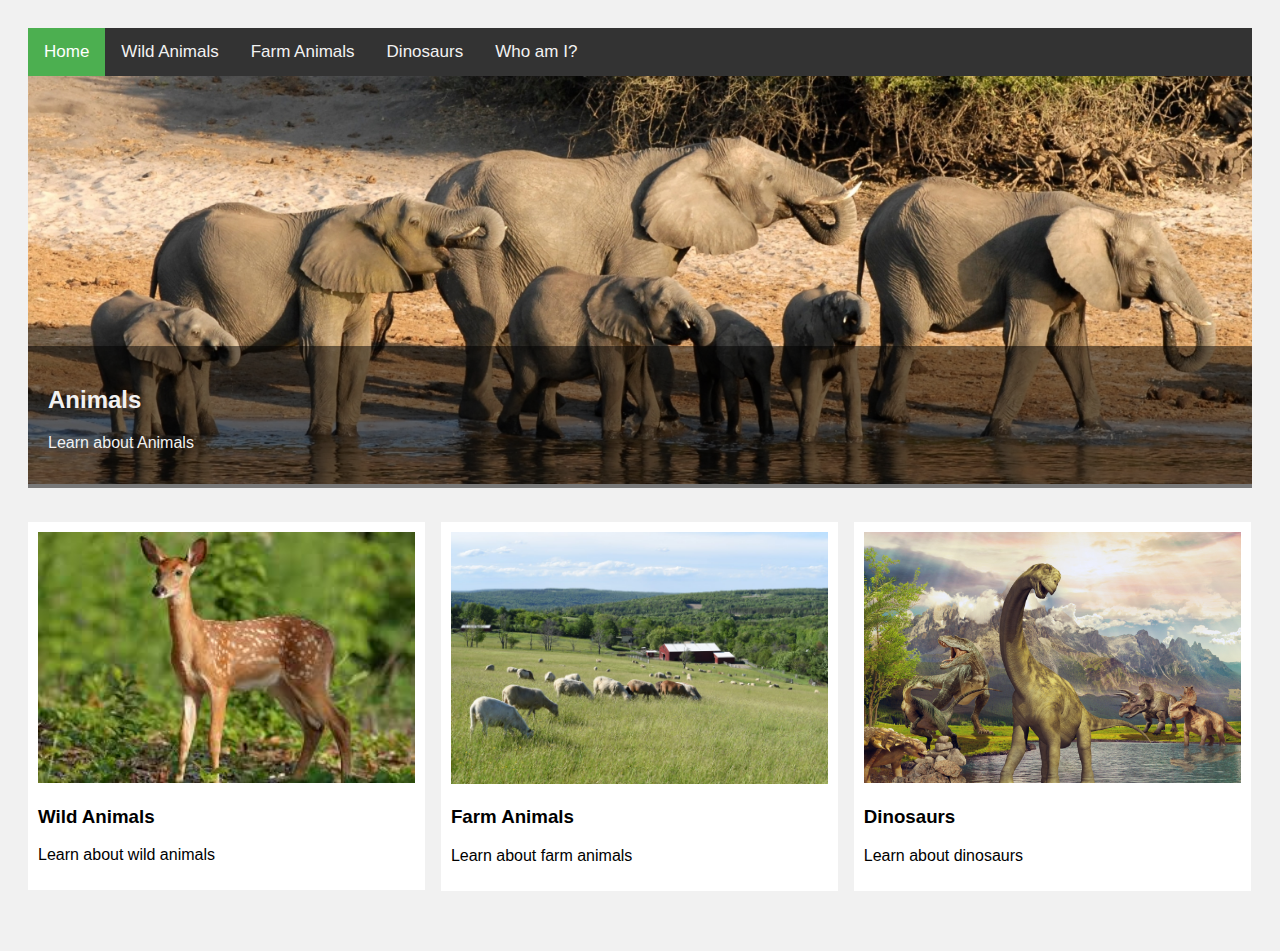
<file: index.html>
<!DOCTYPE html>
<html>
<head>
	<meta name="viewport" content="width=device-width, initial-scale=1.0">
<title>Learn About animals</title>
<link rel='stylesheet' href='website 1.css'>
</head>
<body>
<!-- The navigation menu -->
<div class="topnav">
  <a class="active" href="index.html">Home</a>
  <a href="Wild Animals.html">Wild Animals</a>
  <a href="Farm Animals.html">Farm Animals</a>
  <a href="Dinosaurs.html">Dinosaurs</a>
  <a href="Who am I.html">Who am I?</a>
  
</div>


<img src="Wild-Animals-Header.jpg" alt="Nature" class="responsive">

<div class="container">
  <div class="content">
    <h2>Animals</h2>
    <p>Learn about Animals</p>
  </div>
</div>

<br>

<div class="row">
  <div class="column1">
    <div class="content">
    	<a href="Wild Animals.html">
      <img src="Deer.jpg" alt="Deer" style="width:100%" >
      </a>
      <h3>Wild Animals</h3>
      <p>Learn about wild animals</p>
    </div>
  </div>
  <div class="column1">
    <div class="content">
    	<a href="Farm Animals.html">
      <img src="farm animals.jpg" alt="v" style="width:100%">
      </a>
      <h3>Farm Animals</h3>
      <p>Learn about farm animals</p>
    </div>
  </div>
  <div class="column1">
    <div class="content">
    	<a href="Dinosaurs.html">
      <img src="Dinosaurs.jpg" alt="Bear" style="width:100%">
      </a>
      <h3>Dinosaurs</h3>
      <p>Learn about dinosaurs</p>
    </div>
  </div>
 
 
</div>
</body>
</html>
</file>
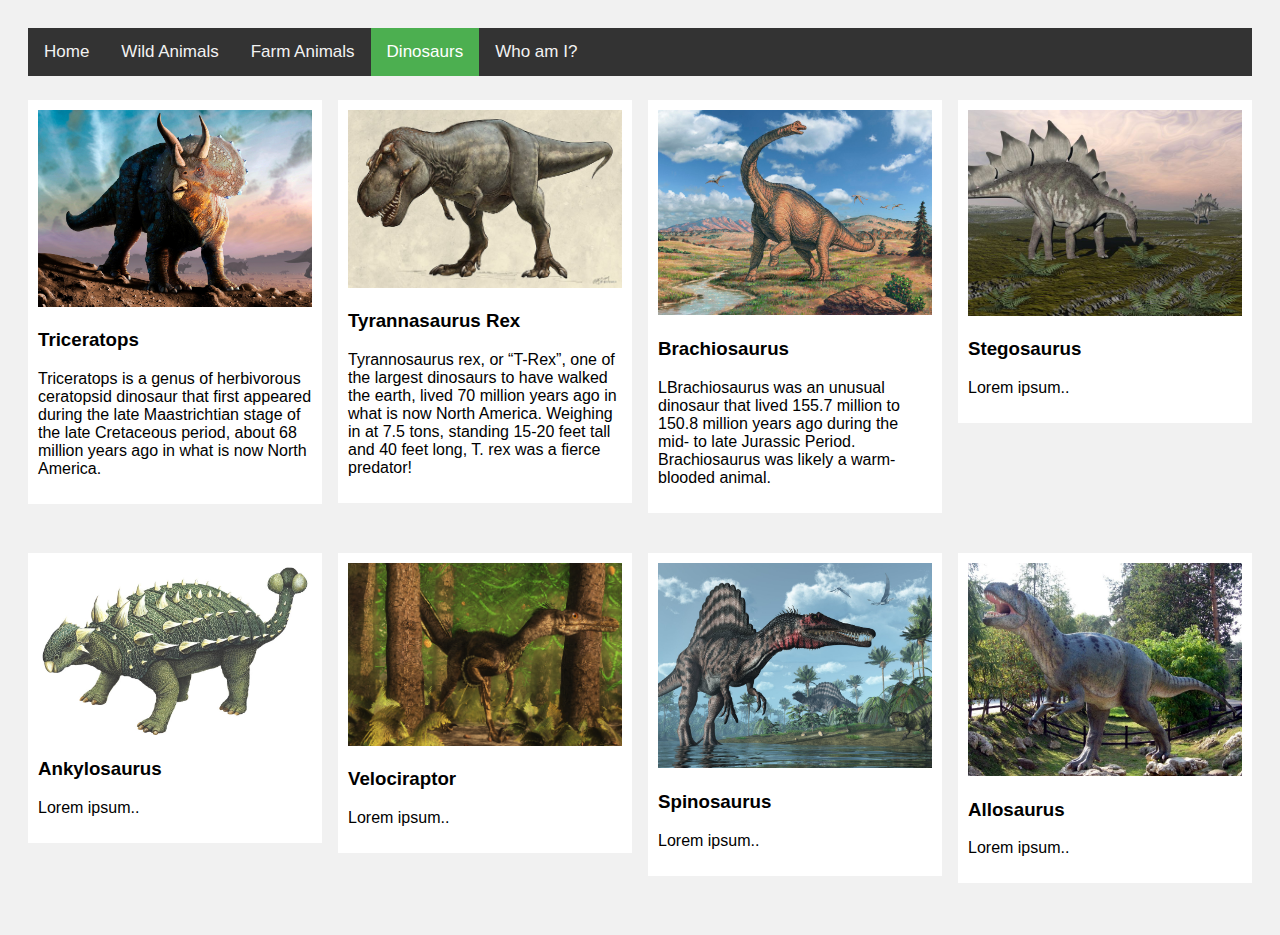
<file: Dinosaurs.html>
<!DOCTYPE html>
<html>
<head>
	<meta name="viewport" content="width=device-width, initial-scale=1.0">
<title>Learn About animals</title>
<link rel='stylesheet' href='website 1.css'>
</head>
<body>
<!-- The navigation menu -->
<div class="topnav">
  <a href="index.html">Home</a>
  <a href="Wild Animals.html">Wild Animals</a>
  <a href="Farm Animals.html">Farm Animals</a>
  <a class="active" href="Dinosaurs.html">Dinosaurs</a>
  <a href="Who am I.html">Who am I?</a>
</div>

<!-- Portfolio Gallery Grid -->
<div class="row">
  <div class="column">
    <div class="content">
      <img src="Triceratops.jpg" alt="Mountains" style="width:100%">
      <h3>Triceratops</h3>
      <p>Triceratops is a genus of herbivorous ceratopsid dinosaur that first appeared during the late Maastrichtian stage of the late Cretaceous period, about 68 million years ago in what is now North America.</p>
    </div>
  </div>
  <div class="column">
    <div class="content">
      <img src="Tyrannasaurus Rex.jpg" alt="Lights" style="width:100%">
      <h3>Tyrannasaurus Rex</h3>
      <p>Tyrannosaurus rex, or “T-Rex”, one of the largest dinosaurs to have walked the earth, lived 70 million years ago in what is now North America. Weighing in at 7.5 tons, standing 15-20 feet tall and 40 feet long, T. rex was a fierce predator!</p>
    </div>
  </div>
  <div class="column">
    <div class="content">
      <img src="Brachiosaurus.jpg" alt="Nature" style="width:100%">
      <h3>Brachiosaurus</h3>
      <p>LBrachiosaurus was an unusual dinosaur that lived 155.7 million to 150.8 million years ago during the mid- to late Jurassic Period. Brachiosaurus was likely a warm-blooded animal. </p>
    </div>
  </div>
  <div class="column">
    <div class="content">
      <img src="Stegosaurus.jpg" alt="Mountains" style="width:100%">
      <h3>Stegosaurus</h3>
      <p>Lorem ipsum..</p>
    </div>
  </div>
</div>
<div class="row">
  <div class="column">
    <div class="content">
      <img src="Ankylosaurus.jpg" alt="Deer" style="width:100%">
      <h3>Ankylosaurus</h3>
      <p>Lorem ipsum..</p>
    </div>
  </div>
  <div class="column">
    <div class="content">
      <img src="Velociraptor.jpg" alt="v" style="width:100%">
      <h3>Velociraptor</h3>
      <p>Lorem ipsum..</p>
    </div>
  </div>
  <div class="column">
    <div class="content">
      <img src="Spinosaurus.jpg" alt="Bear" style="width:100%">
      <h3>Spinosaurus</h3>
      <p>Lorem ipsum..</p>
    </div>
  </div>
  <div class="column">
    <div class="content">
      <img src="Allosaurus.jpg" alt="Cheeta" style="width:100%">
      <h3>Allosaurus</h3>
      <p>Lorem ipsum..</p>
    </div>
  </div>
</div>

</body>
</html>
</file>
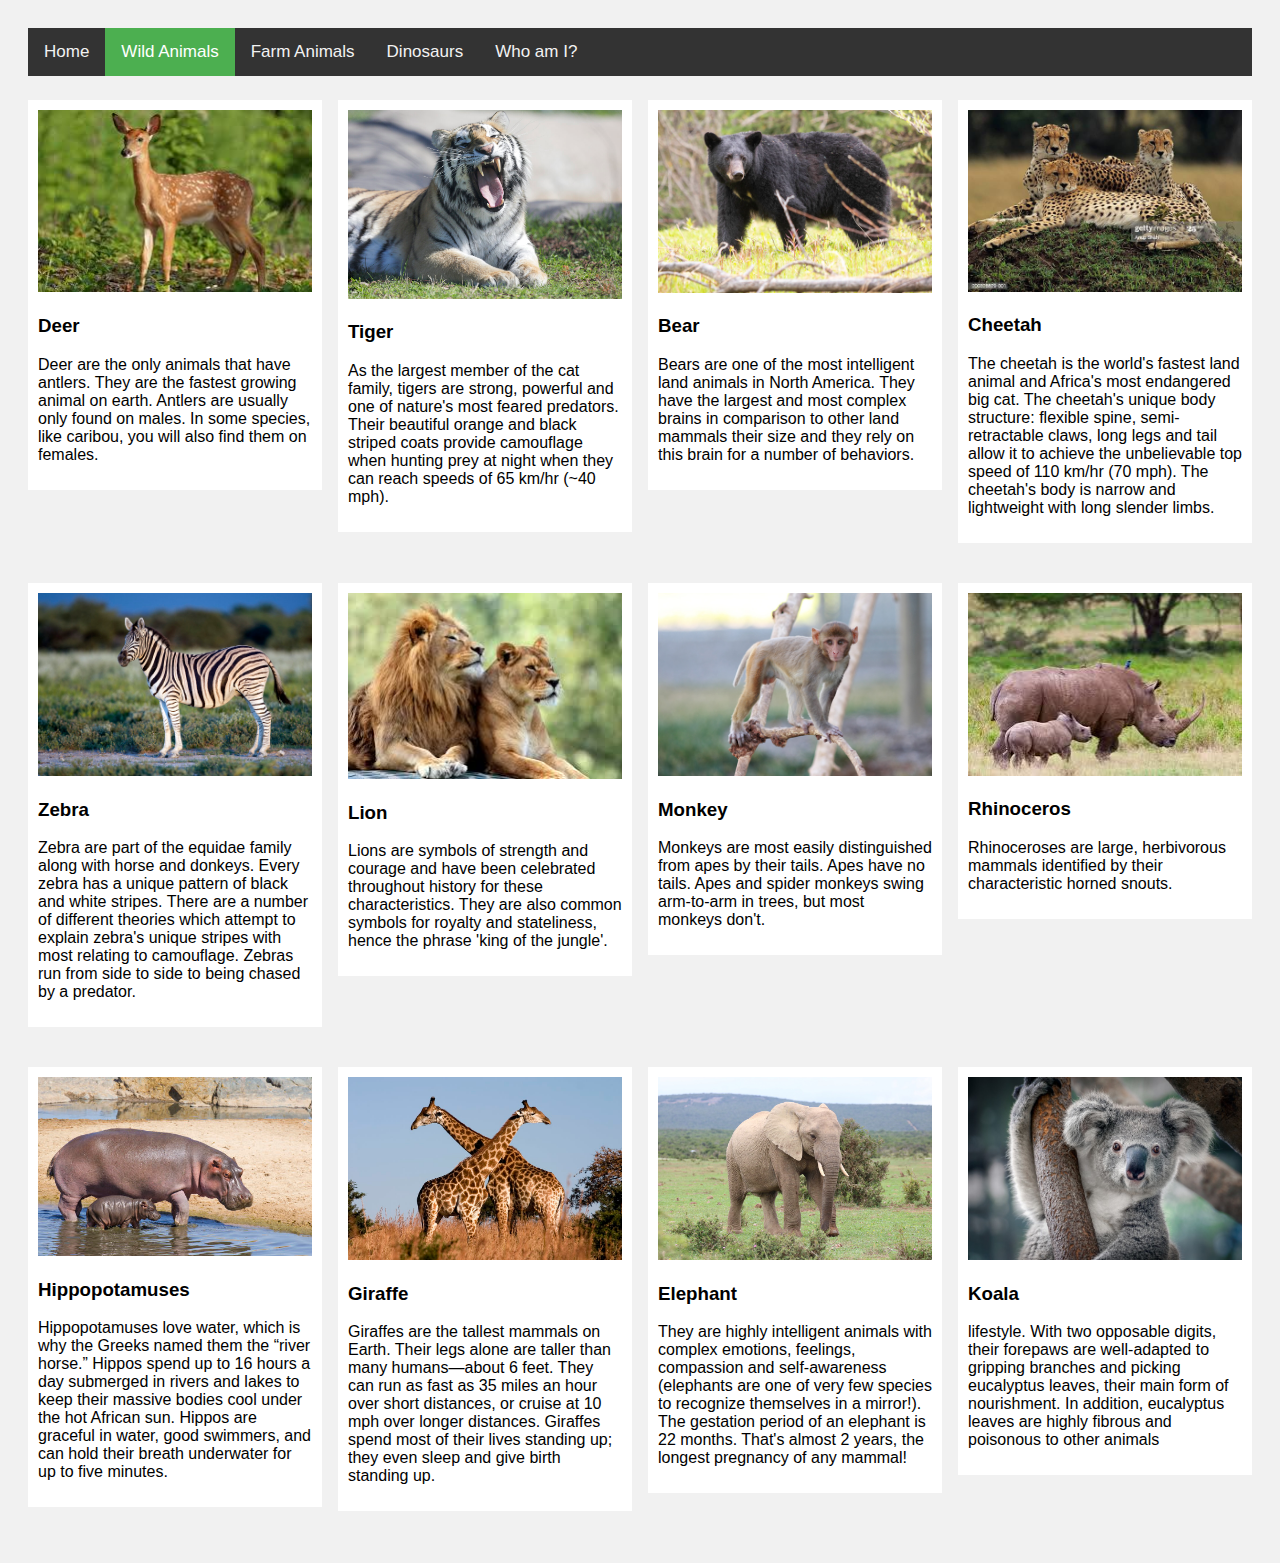
<file: Wild Animals.html>
<!DOCTYPE html>
<html>
<head>
	<meta name="viewport" content="width=device-width, initial-scale=1.0">
<title>Learn About animals</title>
<link rel='stylesheet' href='website 1.css'>
</head>
<body>
<!-- The navigation menu -->
<div class="topnav">
  <a href="index.html">Home</a>
  <a class="active" href="Wild Animals.html">Wild Animals</a>
  <a href="Farm Animals.html">Farm Animals</a>
  <a href="Dinosaurs.html">Dinosaurs</a>
  <a href="Who am I.html">Who am I?</a>
</div>


<!-- Portfolio Gallery Grid -->
<div class="row">
  <div class="column">
    <div class="content">
      <img src="Deer.jpg" alt="Deer" style="width:100%">
      <h3>Deer</h3>
      <p>Deer are the only animals that have antlers. They are the fastest growing animal on earth. Antlers are usually only found on males. In some species, like caribou, you will also find them on females.</p>
    </div>
  </div>
  <div class="column">
    <div class="content">
      <img src="Tiger.jpg" alt="v" style="width:100%">
      <h3>Tiger</h3>
      <p>As the largest member of the cat family, tigers are strong, powerful and one of nature's most feared predators. Their beautiful orange and black striped coats provide camouflage when hunting prey at night when they can reach speeds of 65 km/hr (~40 mph).</p>
    </div>
  </div>
  <div class="column">
    <div class="content">
      <img src="Bear.jpg" alt="Bear" style="width:100%">
      <h3>Bear</h3>
      <p>Bears are one of the most intelligent land animals in North America. They have the largest and most complex brains in comparison to other land mammals their size and they rely on this brain for a number of behaviors.</p>
    </div>
  </div>
  <div class="column">
    <div class="content">
      <img src="Cheeta.jpg" alt="Cheetah" style="width:100%">
      <h3>Cheetah</h3>
      <p>The cheetah is the world's fastest land animal and Africa's most endangered big cat. The cheetah's unique body structure: flexible spine, semi-retractable claws, long legs and tail allow it to achieve the unbelievable top speed of 110 km/hr (70 mph). The cheetah's body is narrow and lightweight with long slender limbs.</p>
    </div>
  </div>
</div>
<div class="row">
  <div class="column">
    <div class="content">
      <img src="Zebra.jpg" alt="Zebra" style="width:100%">
      <h3>Zebra</h3>
      <p>Zebra are part of the equidae family along with horse and donkeys. Every zebra has a unique pattern of black and white stripes. There are a number of different theories which attempt to explain zebra's unique stripes with most relating to camouflage. Zebras run from side to side to being chased by a predator.</p>
    </div>
  </div>
  <div class="column">
    <div class="content">
      <img src="Lion.jpg" alt="Lion" style="width:100%">
      <h3>Lion</h3>
      <p>Lions are symbols of strength and courage and have been celebrated throughout history for these characteristics. They are also common symbols for royalty and stateliness, hence the phrase 'king of the jungle'. </p>
    </div>
  </div>
  <div class="column">
    <div class="content">
      <img src="Monkey.jpg" alt="Monkey" style="width:100%">
      <h3>Monkey</h3>
      <p>Monkeys are most easily distinguished from apes by their tails. Apes have no tails. Apes and spider monkeys swing arm-to-arm in trees, but most monkeys don't.</p>
    </div>
  </div>
  <div class="column">
    <div class="content">
      <img src="Rino.jpg" alt="rhinoceros" style="width:100%">
      <h3>Rhinoceros</h3>
      <p>Rhinoceroses are large, herbivorous mammals identified by their characteristic horned snouts.</p>
    </div>
  </div>
</div>
  <div class="row">
    <div class="column">
    <div class="content">
      <img src="Hippo.jpg" alt="Hippopotamuses " style="width:100%">
      <h3>Hippopotamuses </h3>
      <p>Hippopotamuses love water, which is why the Greeks named them the “river horse.” Hippos spend up to 16 hours a day submerged in rivers and lakes to keep their massive bodies cool under the hot African sun. Hippos are graceful in water, good swimmers, and can hold their breath underwater for up to five minutes.</p>
    </div>
  </div>
  <div class="column">
    <div class="content">
      <img src="Giraffe.jpg" alt="Giraffe" style="width:100%">
      <h3>Giraffe</h3>
      <p>Giraffes are the tallest mammals on Earth. Their legs alone are taller than many humans—about 6 feet. They can run as fast as 35 miles an hour over short distances, or cruise at 10 mph over longer distances. Giraffes spend most of their lives standing up; they even sleep and give birth standing up.</p>
    </div>
  </div>
  <div class="column">
    <div class="content">
      <img src="Elephant.jpg" alt="Elephant" style="width:100%">
      <h3>Elephant</h3>
      <p>They are highly intelligent animals with complex emotions, feelings, compassion and self-awareness (elephants are one of very few species to recognize themselves in a mirror!). The gestation period of an elephant is 22 months. That's almost 2 years, the longest pregnancy of any mammal!</p>
    </div>
  </div>
  <div class="column">
    <div class="content">
      <img src="Koala.jpg" alt="Koala" style="width:100%">
      <h3>Koala</h3>
      <p>lifestyle. With two opposable digits, their forepaws are well-adapted to gripping branches and picking eucalyptus leaves, their main form of nourishment. In addition, eucalyptus leaves are highly fibrous and poisonous to other animals</p>
    </div>
  </div>
  </div>
</div>




</body>
</html>
</file>
<file: website 1.css>
/* Add a black background color to the top navigation */
.topnav {
  background-color: #333;
  overflow: hidden;

}

/* Style the links inside the navigation bar */
.topnav a {
  float: left;
  color: #f2f2f2;
  text-align: center;
  padding: 14px 16px;
  text-decoration: none;
  font-size: 17px;

}

/* Change the color of links on hover */
.topnav a:hover {
  background-color: #ddd;
  color: black;

}

/* Add a color to the active/current link */
.topnav a.active {
  background-color: #4CAF50;
  color: white;

}



/* Add media queries for responsiveness - when the screen is 500px wide or less, stack the links on top of each other */
@media screen and (max-width: 500px) {
  .header a ,.flip-card{
    float: none;
    display: block;
    text-align: left;
  }
  .header-right ,.flip-card{
    float: none;
  }
}
.responsive ,.flip-card{
  width: 100%;
  height: auto;
}





/* Create a Transparent Image Text in header */
.container {

  position: relative;
  max-width: 100%; /* Maximum width */
  margin: 0 auto; /* Center it */
 
}
.container .content {
  position: absolute; /* Position the background text */
  bottom: 0; /* At the bottom. Use top:0 to append it to the top */
  background: rgb(0, 0, 0); /* Fallback color */
  background: rgba(0, 0, 0, 0.5); /* Black background with 0.5 opacity */
  color: #f1f1f1; /* Grey text */
  width: 100%; /* Full width */
  padding: 20px; /* Some padding */
  left: 0px;
}











/*picture grid with caption*/

* {
  box-sizing: border-box;

}


body {
  background-color: #f1f1f1;
  padding: 20px;
  font-family: Arial;

}

/* Center website */
.main {
  max-width: 1000px;
  margin: auto;

}

h1 {
  font-size: 50px;
  word-break: break-all;
}

.row {
  margin: 8px -16px;
}

/* Add padding BETWEEN each column (if you want) */
.row,
.row > .column{
  padding: 8px;
}

/* Create four equal columns that floats next to each other */
.column {
  float: left;
  width: 25%;
}
 /* Create three equal columns that floats next to each other */
.column1 {
  float: left;
  width: 75%; 

}

/* Clear floats after rows */
.row:after {
  content: "";
  display: table;
  clear: both;
}

/* Content */
.content {
  background-color: white;
  padding: 10px;
}

/* Responsive layout - makes a two column-layout instead of four columns */
@media screen and (max-width: 900px) {
  .column {
    width: 50%;
  }
}

/* Responsive layout - makes the two columns stack on top of each other instead of next to each other */
@media screen and (max-width: 600px) {
  .column {
    width: 100%;
  }
}





/* Three columns side by side */
.column1 {
  float: left;
  width: 33.3%;
  margin-bottom: 16px;
  padding: 0 8px;

}

/* Display the columns below each other instead of side by side on small screens */
@media screen and (max-width: 650px) {
  .column1 {
    width: 100%;
    display: block;
    
  
  }
}

/* Clear floats after the columns */
section:after {
  content: "";
  display: table;
  clear: both;
  width: 50%;
}
/* Add some shadows to create a card effect */
.card1{
  box-shadow: 0 4px 8px 0 rgba(0, 0, 0, 0.2);

}

/* Some left and right padding inside the container */
.container1 {
  padding: 0 16px;
}

/* Clear floats */
.container1::after, .row1::after {
  content: "";
  clear: both;
  display: table;
}

.title {
  color: grey;
}

.button {
  border: none;
  outline: 0;
  display: inline-block;
  padding: 8px;
  color: white;
  background-color: #000;
  text-align: center;
  cursor: pointer;
  width: 100%;
}

.button:hover {
  background-color: #555;
}

/* The flip card container - set the width and height to whatever you want. We have added the border property to demonstrate that the flip itself goes out of the box on hover (remove perspective if you don't want the 3D effect */
.flip-card {
  background-color: transparent;
  /*width: 300px;
  /*height: 200px;*/
  border: 1px solid #f1f1f1;
  /*perspective: 1000px;  Remove this if you don't want the 3D effect */
  /* Create four equal columns that floats next to each other */
  /* float: left;
  width: 25%;
  margin-bottom: 16px;
  padding: 0 8px;*/
}

/* This container is needed to position the front and back side */
.flip-card-inner {
  position: relative;
  width: 100%;
  height: 100%;
  text-align: center;
  transition: transform 0.8s;
  transform-style: preserve-3d;

}

/* Do an horizontal flip when you move the mouse over the flip box container */
.flip-card:hover .flip-card-inner {
  transform: rotateY(180deg);
}

/* Position the front and back side */
.flip-card-front, .flip-card-back {
  position: absolute;
  width: 100%;
  height: 100%;
  -webkit-backface-visibility: hidden; /*Safari */
   backface-visibility: hidden;
}


/* Style the back side */
.flip-card-back {

  color: #4CAF50;
  transform: rotateY(180deg);
}
</file>
